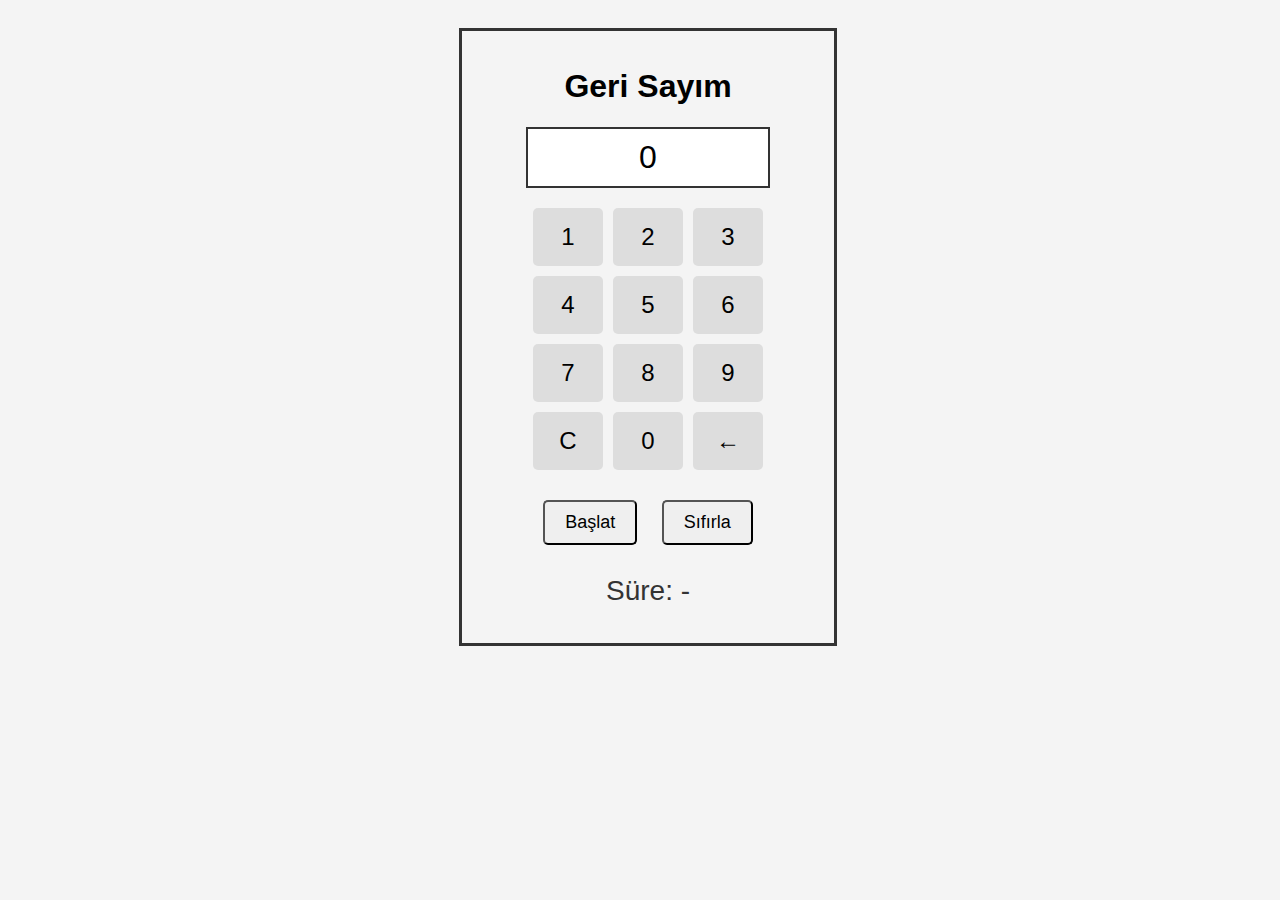
<file: W2-HW6/index.html>
<!DOCTYPE html>
<html lang="tr">
<head>
  <meta charset="UTF-8">
  <title>Geri Sayım</title>
  <link rel="stylesheet" href="style.css">
</head>
<body>
    <div class="wrapper">
        <h1>Geri Sayım</h1>

        <div id="inputDisplay">0</div>

        <div class="numpad">
            <button onclick="appendNumber(1)">1</button>
            <button onclick="appendNumber(2)">2</button>
            <button onclick="appendNumber(3)">3</button>
            <button onclick="appendNumber(4)">4</button>
            <button onclick="appendNumber(5)">5</button>
            <button onclick="appendNumber(6)">6</button>
            <button onclick="appendNumber(7)">7</button>
            <button onclick="appendNumber(8)">8</button>
            <button onclick="appendNumber(9)">9</button>
            <button onclick="clearInput()">C</button>
            <button onclick="appendNumber(0)">0</button>
            <button onclick="backspace()">←</button>
        </div>
            <div class="button-wrapper">
            <button class="action" onclick="startCountdown()">Başlat</button>
            <button class="action" onclick="resetCountdown()">Sıfırla</button>

            </div>
        <p id="countdownDisplay">Süre: -</p>
    </div>

  <script src="index.js"></script>
</body>
</html>
</file>
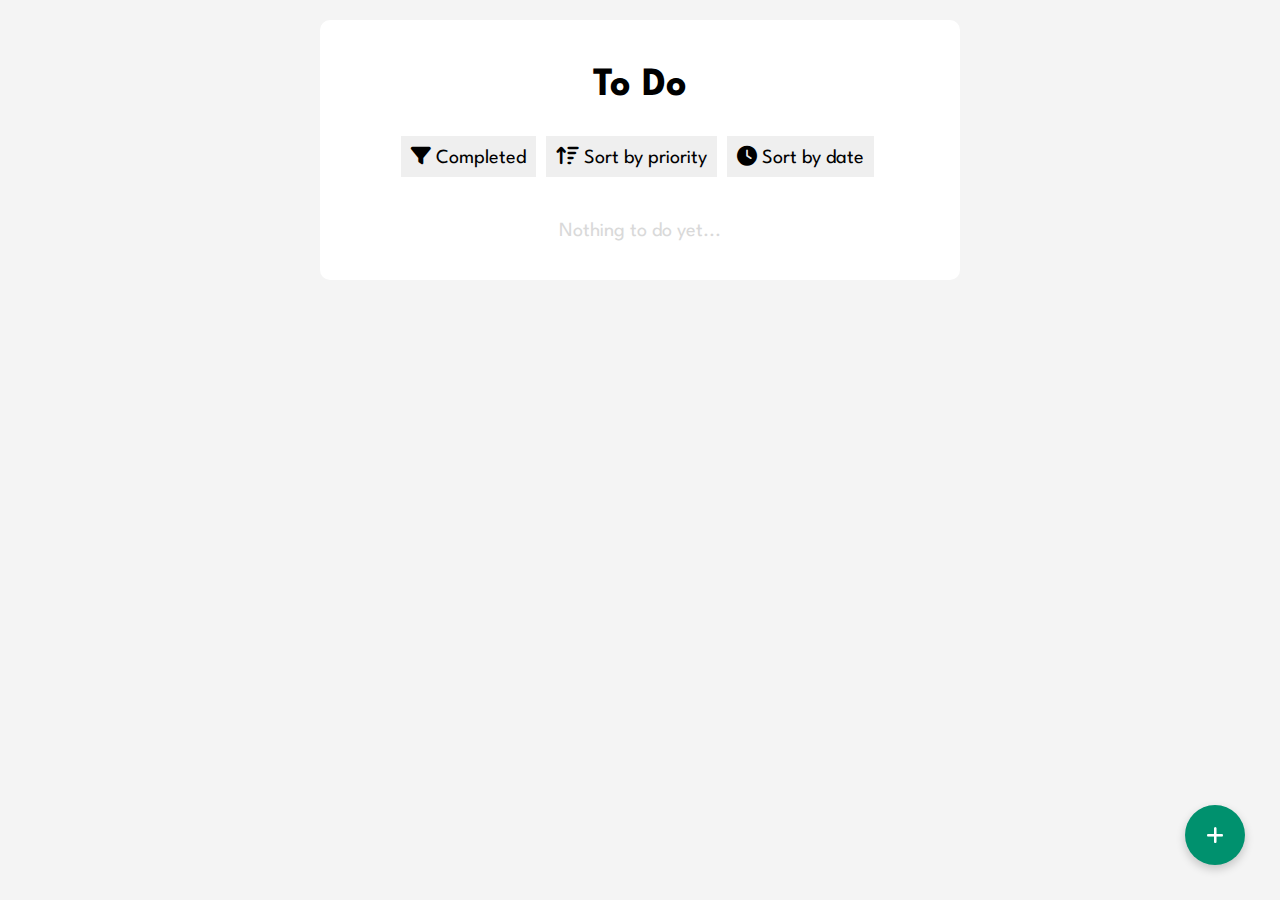
<file: W2Project/index.html>
<!DOCTYPE html>
<html lang="tr">
<head>
  <meta charset="UTF-8" />
  <meta name="viewport" content="width=device-width, initial-scale=1.0"/>
  <title>Scooby To Doo</title>
  <link rel="stylesheet" href="style.css" />
  <link href="https://fonts.googleapis.com/css2?family=League+Spartan:wght@400;600&display=swap" rel="stylesheet">
  <link
    rel="stylesheet"
    href="https://cdnjs.cloudflare.com/ajax/libs/font-awesome/6.5.0/css/all.min.css"/>
</head>
<body>
  <div class="container">
    <h1>To Do</h1>

    <div class="controls">
      <button id="filter-completed"><i class="fas fa-filter"></i> Completed</button>
      <button id="sort-priority"><i class="fas fa-sort-amount-up"></i> Sort by priority</button>
      <button id="sort-date"><i class="fas fa-clock"></i> Sort by date</button>
    </div>

    <ul id="task-list"></ul>
    <p id="empty-message">Nothing to do yet...</p>
  </div>

  <button id="add-task-btn"><i class="fas fa-plus"></i></button>

  <div id="modal" class="modal hidden">
    <div class="modal-content">
      <form id="task-form">
        <h2>New Task</h2>
        <input type="text" id="title" placeholder="Task title (required)" required />
        <textarea id="description" placeholder="Description (optional)"></textarea>

        <div class="priority">
          <label><input type="radio" name="priority" value="Low" /> Low</label>
          <label><input type="radio" name="priority" value="Mid" /> Mid</label>
          <label><input type="radio" name="priority" value="High" /> High</label>
        </div>
        <div class="button-wrapper">
            <button type="submit" id="adding">Add</button>
            <button type="button" id="close-modal">Cancel</button>
        </div>
        <p class="error" id="error-message"></p>
      </form>
    </div>
  </div>

  <script src="index.js"></script>
</body>
</html>
</file>
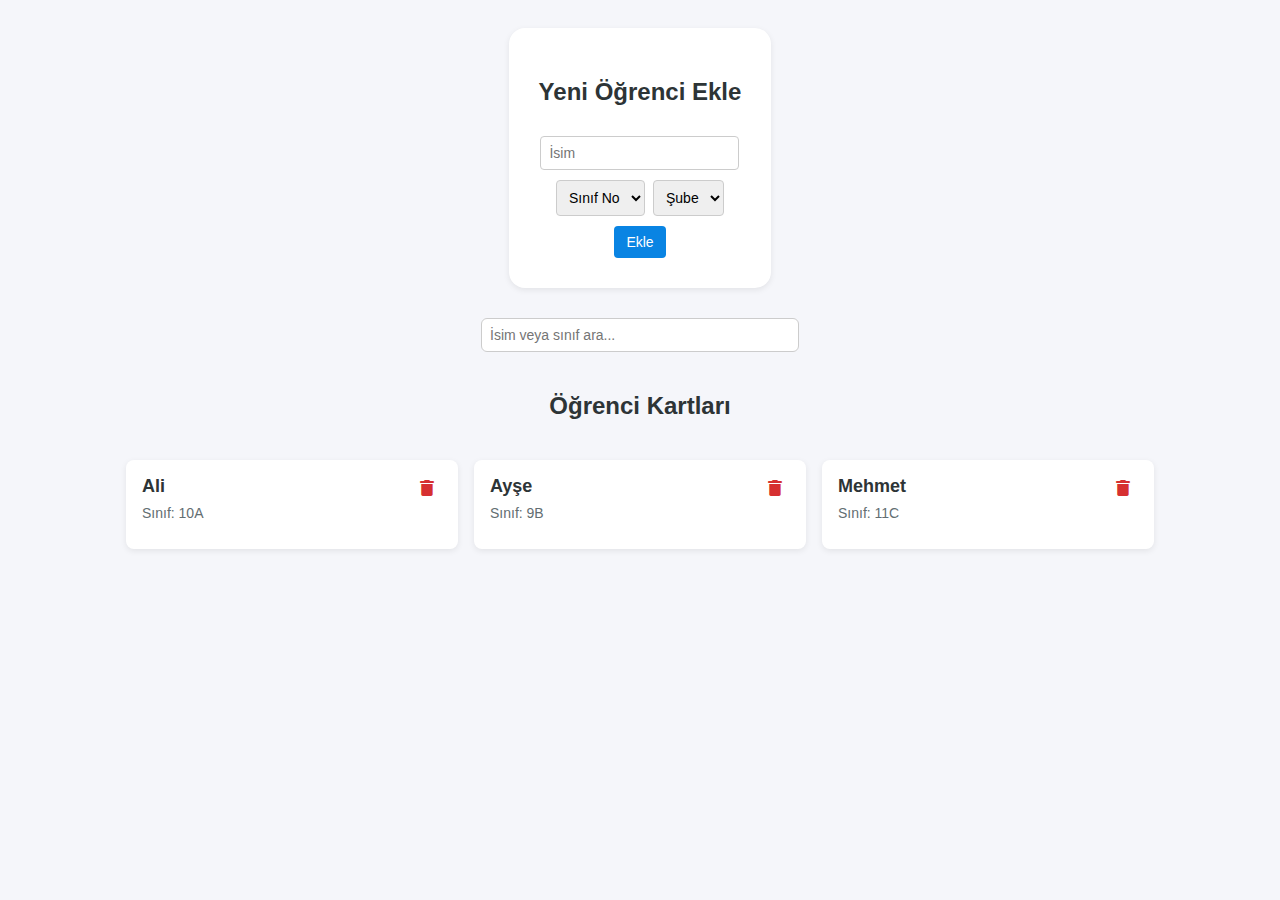
<file: W3-HW7/index.html>
<!DOCTYPE html>
<html lang="en">
<head>
  <meta charset="UTF-8">
  <title>Öğrenci Kartları</title>
  <script src="https://code.jquery.com/jquery-3.7.1.min.js"></script>
  <link rel="stylesheet" href="https://cdnjs.cloudflare.com/ajax/libs/font-awesome/6.7.2/css/all.min.css"/>
  <link rel="stylesheet" href="style.css">
</head>
<body>

  <div class="form-group">
    <h2>Yeni Öğrenci Ekle</h2>
    <input type="text" id="nameInput" placeholder="İsim">
    <div class="add-options">
        <select id="classNumber">
        <option value="">Sınıf No</option>
        <option>1</option><option>2</option><option>3</option><option>4</option>
        <option>5</option><option>6</option><option>7</option><option>8</option>
        <option>9</option><option>10</option><option>11</option><option>12</option>
        </select>

        <select id="classLetter">
        <option value="">Şube</option>
        <option>A</option><option>B</option><option>C</option><option>D</option>
        <option>E</option><option>F</option><option>G</option><option>H</option>
        <option>I</option><option>J</option><option>K</option><option>L</option>
        <option>M</option><option>N</option><option>O</option><option>P</option>
        <option>Q</option><option>R</option><option>S</option><option>T</option>
        <option>U</option><option>V</option><option>W</option><option>X</option>
        <option>Y</option><option>Z</option>
        </select>
    </div>

    <button id="addStudentBtn">Ekle</button>
  </div>

  <input type="text" id="searchInput" placeholder="İsim veya sınıf ara...">

  <h2>Öğrenci Kartları</h2>
  <div class="card-container" id="cardContainer">
  </div>
  <script src="index.js"></script>
</body>
</html>
</file>
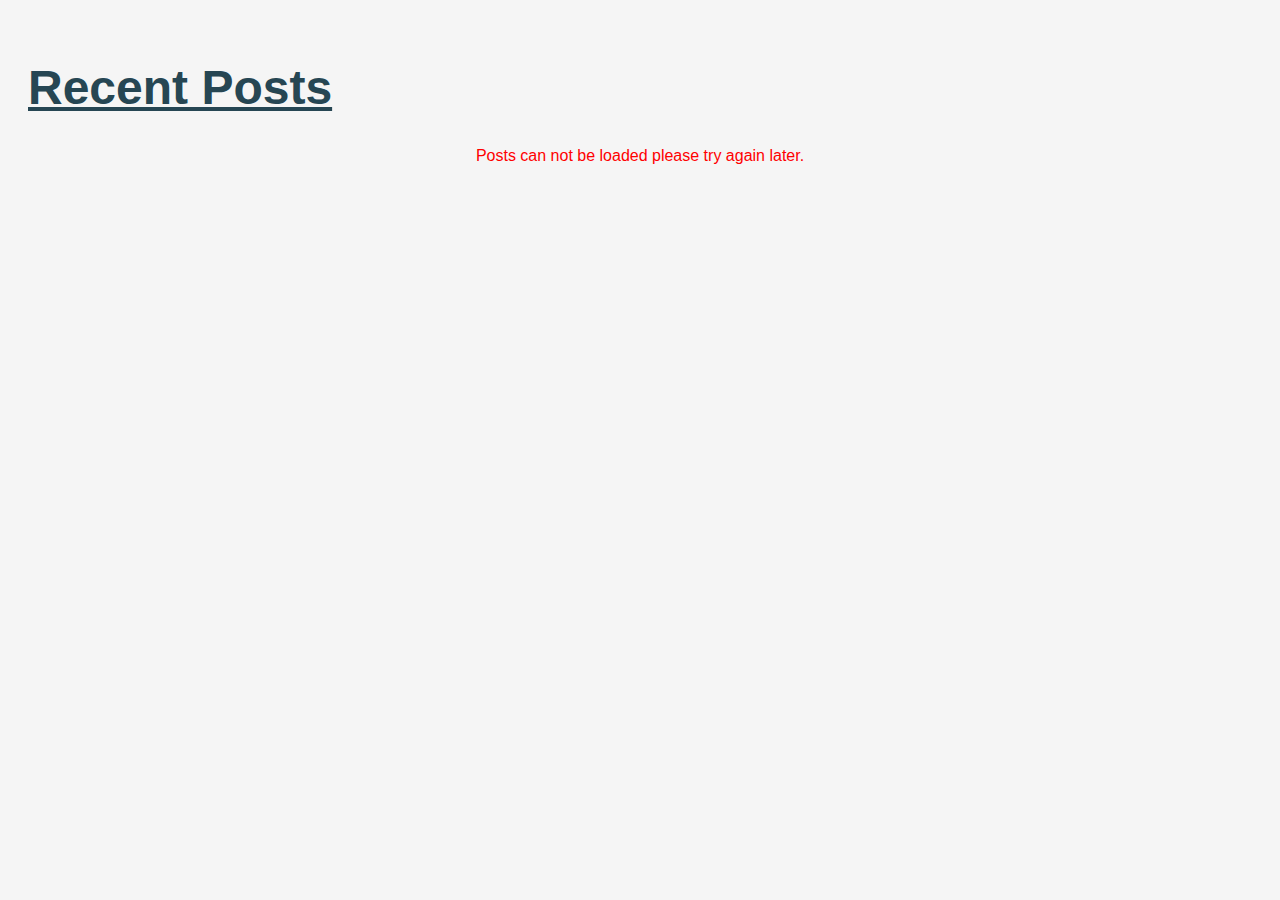
<file: W3-HW8/index.html>
<!DOCTYPE html>
<html lang="tr">
<head>
  <meta charset="UTF-8">
  <title>Posts</title>
  <script src="https://code.jquery.com/jquery-3.6.0.min.js"></script>
  <link rel="stylesheet" href="https://cdnjs.cloudflare.com/ajax/libs/font-awesome/6.5.0/css/all.min.css"/>
    <link rel="stylesheet" href="style.css">
</head>
<body>

  <h1>Recent Posts</h1>
  <div id="postContainer"></div>
  <div id="loading">Loading...</div>
  <div id="error"></div>
  <button id="goTop-btn"><i class="fa-solid fa-caret-up"></i></button>
  <script src="index.js"></script>
</body>
</html>
</file>
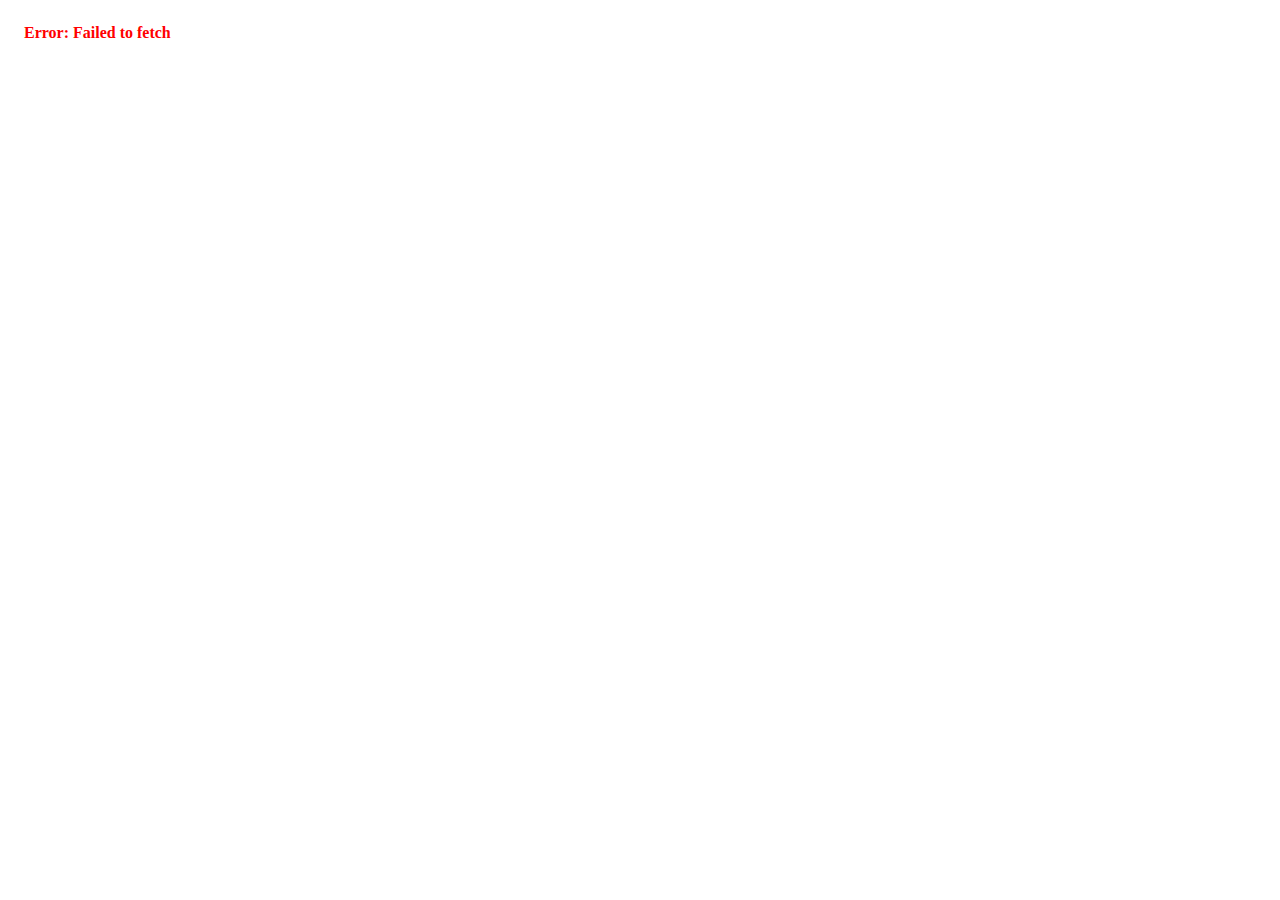
<file: W4-HW10/index.html>
<!DOCTYPE html>
<html lang="en">
<head>
  <meta charset="UTF-8" />
  <meta name="viewport" content="width=device-width, initial-scale=1.0">

  <title>Users</title>
</head>
<body>
  <div class="ins-api-users"></div>

  <script src="index.js"></script>
</body>
</html>
</file>
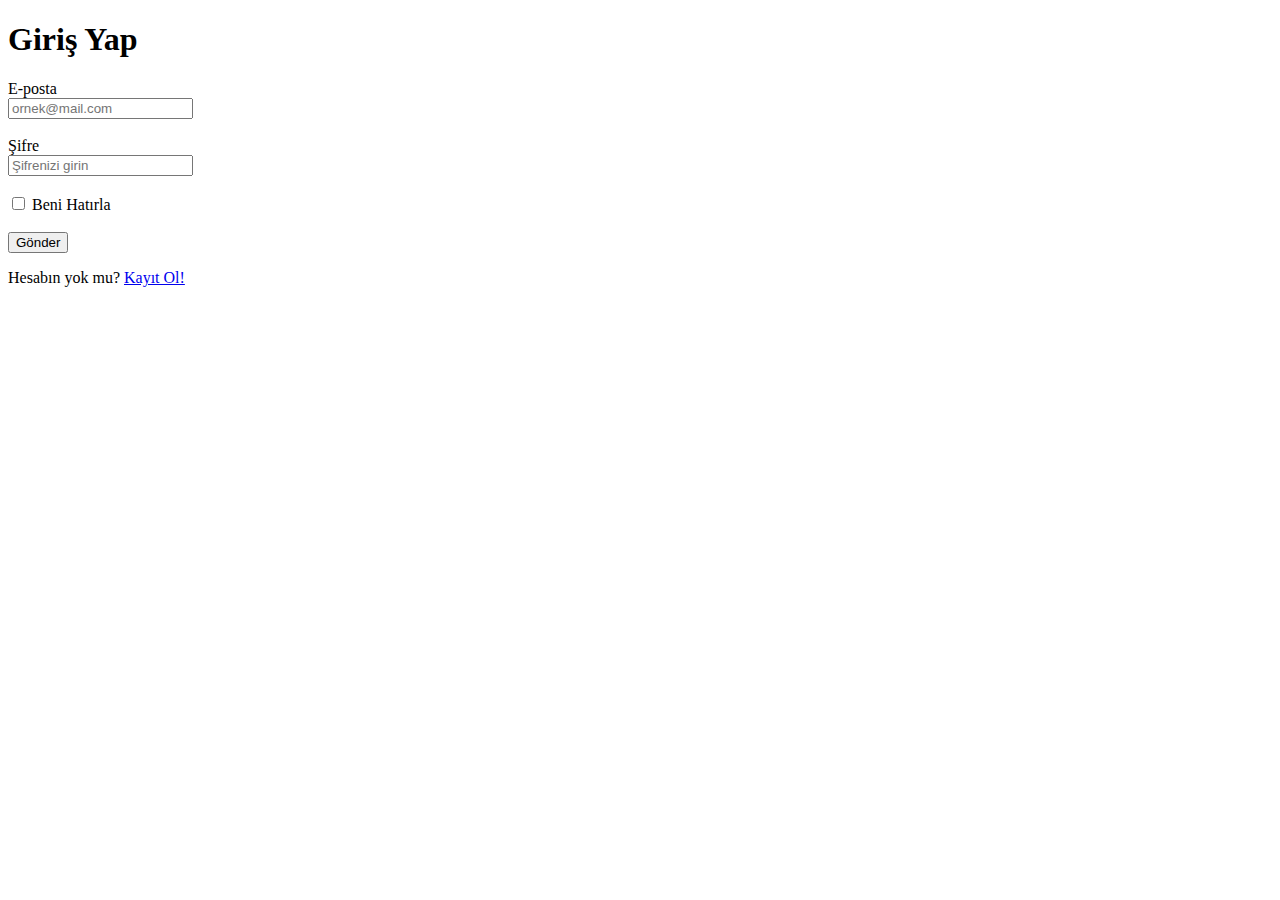
<file: HW1/login.html>
<!-- Bedirhan Efe Akkuş-->

<!DOCTYPE html>
<html lang="tr">
<head>
  <meta charset="UTF-8">
  <meta name="viewport" content="width=device-width, initial-scale=1.0">
  <title>Giriş Yap</title>
</head>
<body>
  <h1>Giriş Yap</h1>

  <form action="/signup.html">
    <!-- E-posta bölümü -->
    <div>
      <label for="email">E-posta</label><br>
      <input type="email" id="email" name="email" placeholder="ornek@mail.com" required>
    </div>
    <br>

    <!-- Şifre bölümü -->
    <div>
      <label for="password">Şifre</label><br>
      <input type="password" id="password" name="password" placeholder="Şifrenizi girin" required>
    </div>
    <br>

    <!-- Beni Hatırla bölümü -->
    <div>
      <input type="checkbox" id="benihatirla" name="benihatirla">
      <label for="benihatirla">Beni Hatırla</label>
    </div>
    <br>

    <!-- Gönder Butonu bölümü -->
    <button type="submit">Gönder</button>
  </form>

  <p>Hesabın yok mu? <a href="signup.html">Kayıt Ol!</a></p>
</body>
</html>
</file>
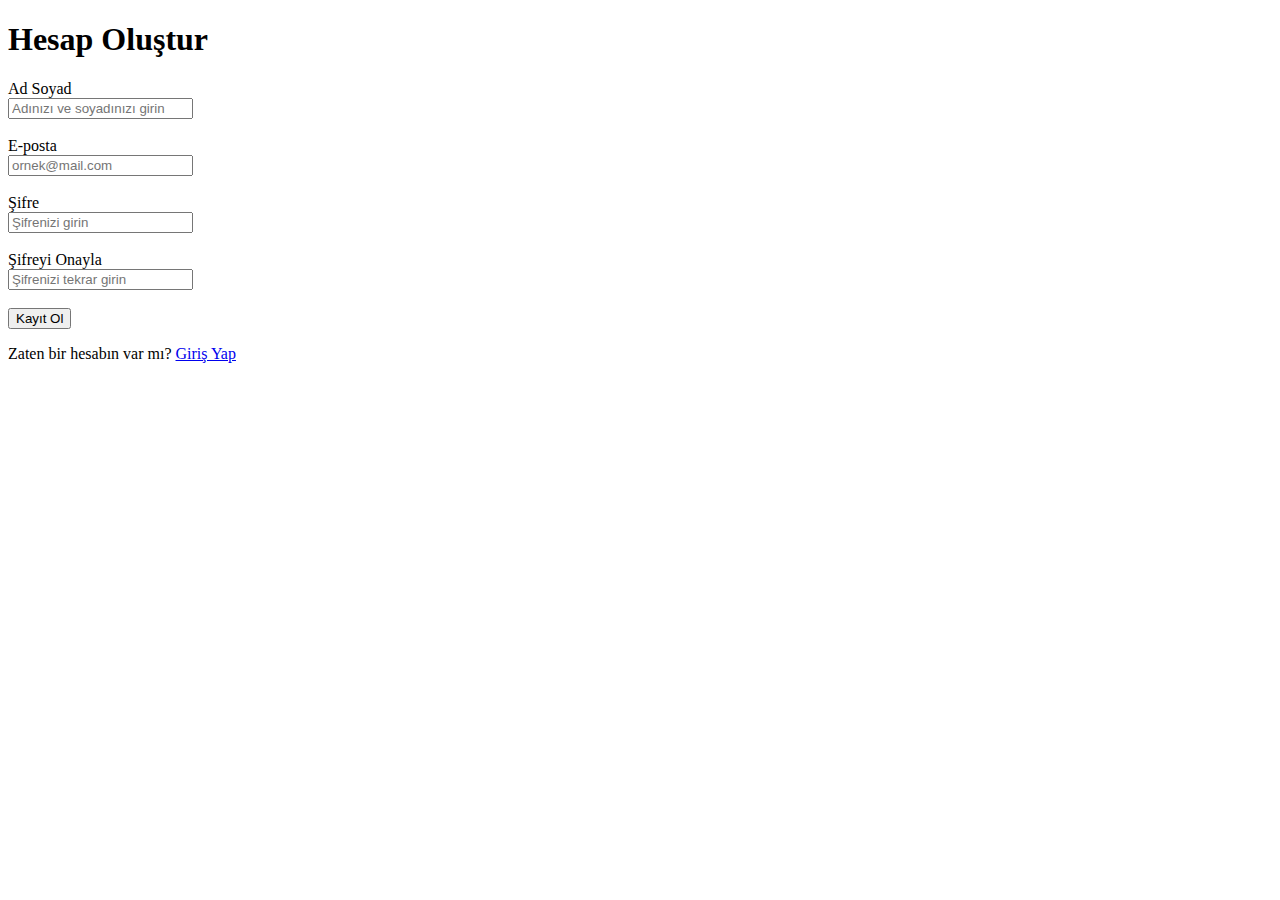
<file: HW1/signup.html>
<!-- Bedirhan Efe Akkuş-->

<!DOCTYPE html>
<html lang="tr">
<head>
  <meta charset="UTF-8">
  <meta name="viewport" content="width=device-width, initial-scale=1.0">
  <title>Kayıt Ol</title>
</head>
<body>
  <h1>Hesap Oluştur</h1>

  <form action="/login.html">
    <!-- Ad Soyad bölümü-->
    <div>
      <label for="fullname">Ad Soyad</label><br>
      <input type="text" id="fullname" name="fullname" placeholder="Adınızı ve soyadınızı girin" required>
    </div>
    <br>

    <!-- E-posta bölümü -->
    <div>
      <label for="email">E-posta</label><br>
      <input type="email" id="email" name="email" placeholder="ornek@mail.com" required>
    </div>
    <br>

    <!-- Şifre bölümü -->
    <div>
      <label for="password">Şifre</label><br>
      <input type="password" id="password" name="password" placeholder="Şifrenizi girin" required>
    </div>
    <br>

    <!-- Şifreyi Onayla bölümü -->
    <div>
      <label for="confirm-password">Şifreyi Onayla</label><br>
      <input type="password" id="confirm-password" name="confirm-password" placeholder="Şifrenizi tekrar girin" required>
    </div>
    <br>

    <!-- Gönder Butonu -->
    <button type="submit">Kayıt Ol</button>
  </form>

  <p>Zaten bir hesabın var mı? <a href="login.html">Giriş Yap</a></p>

</body>
</html>
</file>
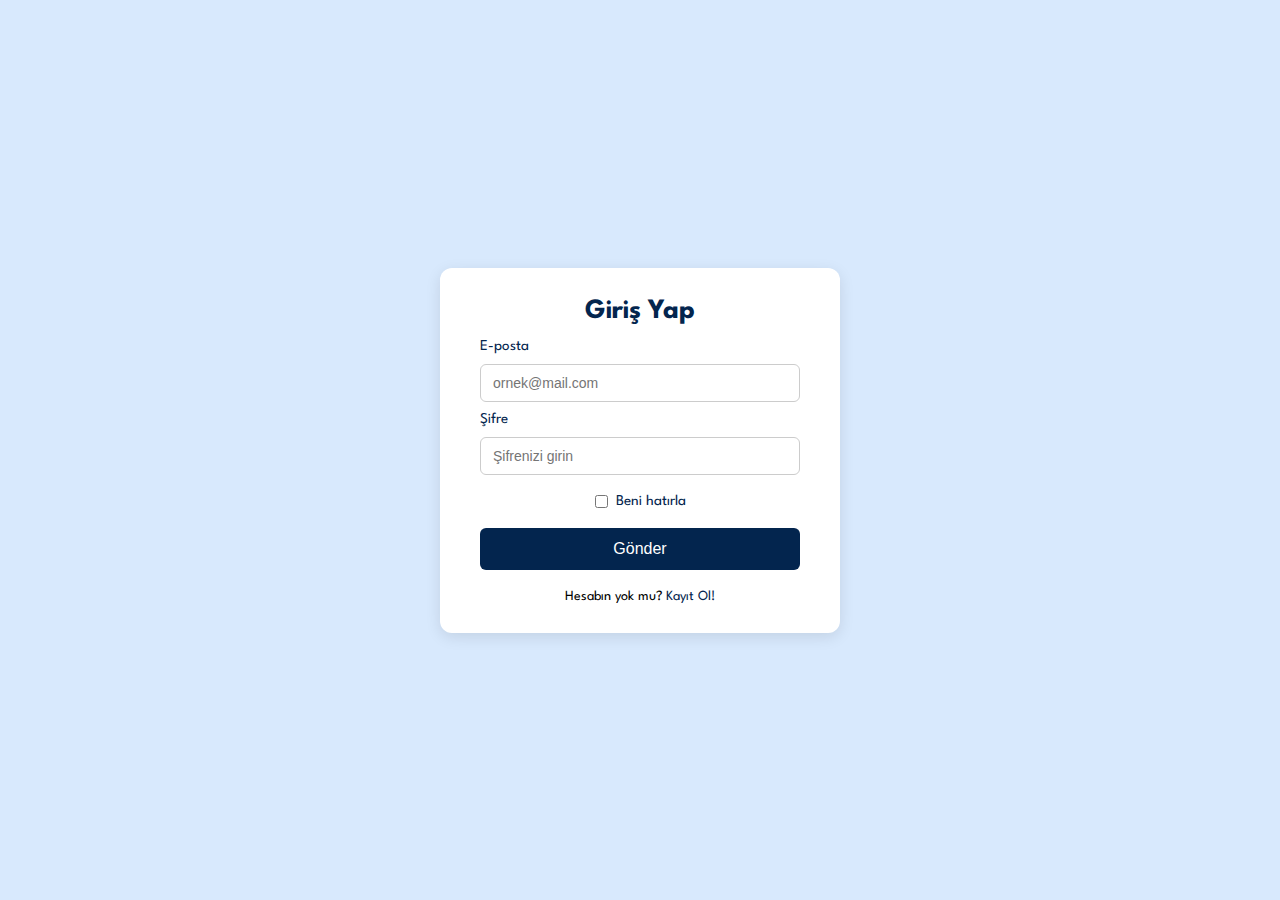
<file: HW2/login.html>
<!-- Bedirhan Efe Akkuş -->
<!DOCTYPE html>
<html lang="tr">
<head>
  <meta charset="UTF-8">
  <meta name="viewport" content="width=device-width, initial-scale=1.0">
  <title>Giriş Yap</title>
  <link rel="stylesheet" href="style.css">
  <link href="https://fonts.googleapis.com/css2?family=League+Spartan&display=swap" rel="stylesheet">
</head>
<body>

  <div class="form-container">
    <h1>Giriş Yap</h1>
    <form action="/signup.html">
      <div>
        <label for="email">E-posta</label><br>
        <input type="email" id="email" name="email" placeholder="ornek@mail.com" required>
      </div>

      <div>
        <label for="password">Şifre</label><br>
        <input type="password" id="password" name="password" placeholder="Şifrenizi girin" required>
      </div>

      <div class="checkbox-container">
        <input type="checkbox" id="benihatirla" />
        <label for="benihatirla">Beni hatırla</label>
      </div>

      <button type="submit">Gönder</button>
    </form>

    <p>Hesabın yok mu? <a href="signup.html">Kayıt Ol!</a></p>
  </div>

</body>
</html>
</file>
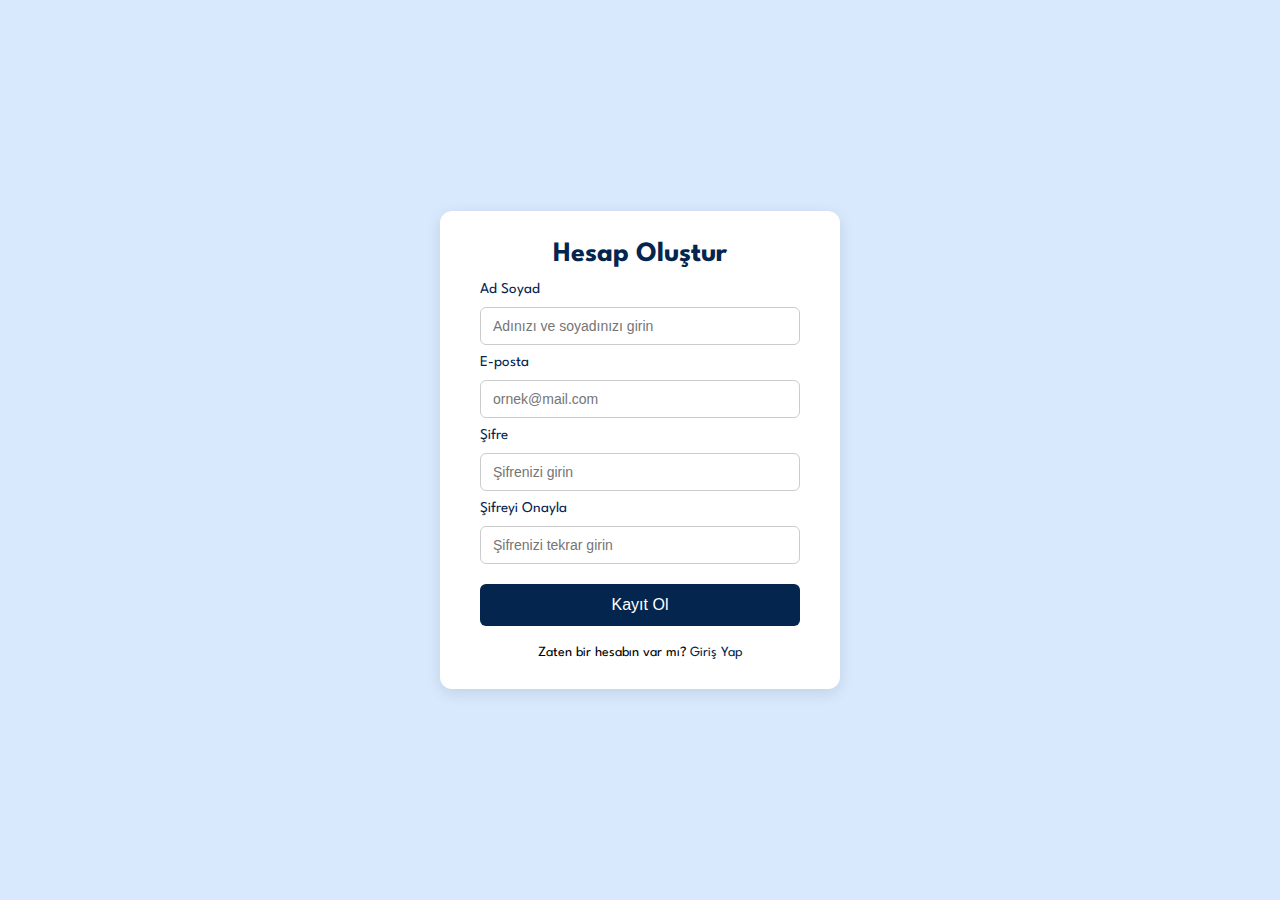
<file: HW2/signup.html>
<!-- Bedirhan Efe Akkuş -->
<!DOCTYPE html>
<html lang="tr">
<head>
  <meta charset="UTF-8" />
  <meta name="viewport" content="width=device-width, initial-scale=1.0" />
  <title>Kayıt Ol</title>
  <link rel="stylesheet" href="style.css" />
  <link href="https://fonts.googleapis.com/css2?family=League+Spartan&display=swap" rel="stylesheet">
</head>
<body>

  <div class="form-container">
    <h1>Hesap Oluştur</h1>

    <form action="/login.html">
      <div>
        <label for="fullname">Ad Soyad</label><br />
        <input type="text" id="fullname" name="fullname" placeholder="Adınızı ve soyadınızı girin" required />
      </div>

      <div>
        <label for="email">E-posta</label><br />
        <input type="email" id="email" name="email" placeholder="ornek@mail.com" required />
      </div>

      <div>
        <label for="password">Şifre</label><br />
        <input type="password" id="password" name="password" placeholder="Şifrenizi girin" required />
      </div>

      <div>
        <label for="confirm-password">Şifreyi Onayla</label><br />
        <input type="password" id="confirm-password" name="confirm-password" placeholder="Şifrenizi tekrar girin" required />
      </div>

      <button type="submit">Kayıt Ol</button>
    </form>

    <p>Zaten bir hesabın var mı? <a href="login.html">Giriş Yap</a></p>
  </div>

</body>
</html>
</file>
<file: W2-HW6/style.css>
body {
      font-family: Arial, sans-serif;
      text-align: center;
      display: flex;
      flex-direction: column;
      justify-content: center;
      align-items: center;
      padding-top: 20px;
      background-color: #f4f4f4;
      height: 100%;
      width: 100%;
    }

    #inputDisplay {
      font-size: 32px;
      padding: 10px 20px;
      width: 200px;
      text-align: center;
      margin-bottom: 20px;
      border: 2px solid #333;
      background-color: white;
    }

    .numpad {
      display: grid;
      grid-template-columns: repeat(3, 70px);
      gap: 10px;
      justify-content: center;
      margin-bottom: 20px;
    }

    .numpad button {
      font-size: 24px;
      padding: 15px;
      border: none;
      background-color: #ddd;
      cursor: pointer;
      border-radius: 5px;
      transition: 0.3s ease;
    }

    .numpad button:hover {
      background-color: black;
      color: white;
      transform: translateY(-5px);
      box-shadow: 0 8px 16px rgba(0, 0, 0, 0.2);

    }

    button.action {
      margin: 10px;
      padding: 10px 20px;
      font-size: 18px;
      border-radius: 5px;
      cursor: pointer;
      transition: 0.3s ease;
    }
    button.action:hover{
        transform: scale(1.1);
        background-color: black;
        color: white;
    }

    #countdownDisplay {
      font-size: 28px;
      margin-top: 20px;
      color: #333;
    }
    .wrapper{
        border: #333 solid;
        padding: 1rem 4rem 0.5rem 4rem;
    }
</file>
<file: W2Project/style.css>
*{
    font-size: 20px;
}
body {
  font-family: 'League Spartan', sans-serif;
  background-color: #f4f4f4;
  padding: 20px;
  margin: 0;
  height: 100%;
}

.container {
  max-width: 600px;
  margin: auto;
  background: white;
  padding: 20px;
  border-radius: 10px;
  position: relative;
}

h1,h2 {
  text-align: center;
  font-size: 2em;
}

form input, form textarea {
  width: 100%;
  padding: 10px;
  margin: 8px 0;
  font-family: inherit;
  resize: none;
}
form{
    display: flex;
    justify-content: center;
    align-items: center;
    flex-direction: column;
}

.priority {
  margin: 10px 0 30px;
  display: flex;
  justify-content: space-between;
  gap: 30px;
}

button {
  padding: 10px;
  margin: 5px 5px 5px 0;
  cursor: pointer;
  border: none;
  font-family: inherit;
}

.controls {
  text-align: center;
  margin-bottom: 15px;
}

#task-list {
  list-style: none;
  padding: 0;
}

.task {
  border: 1px solid #ccc;
  margin: 10px 0;
  padding: 15px;
  border-radius: 5px;
  position: relative;
  background-color: #fff;
  padding-right: 100px; 

}

.task.completed {
  background-color: #d4edda;
}

.task .actions {
  position: absolute;
  top: 0px;
  right: 10px;
  height: 100%;
  display: flex;
  justify-content: center;
  align-items: center;
}
.toggle, .delete{
    transition: 0.3s ease;
    background: none;
    color: #333;
}
.toggle:hover{
    background-color: #00916E;
    color: white;
}
.delete:hover{
    background-color: #B3001B;
    color: white;
}
#error-message {
  color: red;
}

/* Floating Button */
#add-task-btn {
  position: fixed;
  bottom: 30px;
  right: 30px;
  width: 60px;
  height: 60px;
  border-radius: 50%;
  background-color: #00916E;
  color: white;
  font-size: 24px;
  z-index: 999;
  display: flex;
  justify-content: center;
  align-items: center;
  box-shadow: 0 4px 10px rgba(0,0,0,0.2);
  transition: 0.3s ease;
}
#add-task-btn:hover{
    transform: scale(1.1);
}

/* Modal */
.modal.hidden {
  display: none;
}

.modal {
  position: fixed;
  top: 0;
  left: 0;
  width: 100%;
  height: 100%;
  background-color: rgba(0,0,0,0.5);
  display: flex;
  justify-content: center;
  align-items: center;
  z-index: 998;
}

.modal-content {
  background-color: white;
  padding: 20px;
  border-radius: 10px;
  width: 90%;
  max-width: 40%;
}

#empty-message {
  text-align: center;
  font-size: 20px;
  color: #D9D9D9;
  margin-top: 40px;
  display: none;
}
#adding{
    transition: 0.3s ease;
    padding: 10px;
    min-width: 5em;
}
#adding:hover{
    background-color: #00916E;
    color: #ffff;
}
#sort-priority,#sort-date,#filter-completed{
    transition: 0.3s ease;
}
#filter-completed:hover{
    background-color: #FF9B71;
    color: white;
}
#sort-priority:hover{
    background-color: #0197F6;
    color: white;
}
#sort-date:hover{
background-color: #FCDC4D;
color: white;
}

#close-modal{
    transition: 0.3s ease;
}
#close-modal:hover{
    background-color: #B3001B;
    color: white;
}
input[type="radio"] {
  transform: scale(2);
  cursor: pointer;
  width: fit-content;
  margin-right: 1em;
}
input[type="radio"][value="Low"] {
  accent-color: #00916E;
}


input[type="radio"][value="High"] {
  accent-color: #B3001B;
}


.task p {
  word-wrap: break-word;
  overflow-wrap: break-word;
  white-space: normal;
  margin: 4px 0;
}
@media (max-width: 790px) {
  .priority {
    display: flex;
    flex-direction: column;
    gap: 8px;
  }
  .button-wrapper{
    display: flex;
    flex-direction: column;
  }
}
</file>
<file: W3-HW7/style.css>
body {
      background: #f5f6fa;
      font-family: 'Segoe UI', Tahoma, Geneva, Verdana, sans-serif;
      color: #333;
      padding: 20px;
      display: flex;
      flex-direction: column;
      justify-content: center;
    }
    .add-options{
        display: flex;
        justify-content: center;
        gap: 0.5em;
    }

    h2 {
      color: #2d3436;
      text-align: center;
    }

    .form-group {
      margin-bottom: 10px;
      padding: 30px;
      background-color: #fff;
      display: flex;
      flex-direction: column;
      justify-content: center;
      align-items: center;
      gap: 10px;
      width: fit-content;
      align-self: center;
      border-radius: 1em;
      box-shadow: 0 2px 6px rgba(0,0,0,0.08);
    }

    input[type="text"], select {
      padding: 8px;
      font-size: 14px;
      border: 1px solid #ccc;
      border-radius: 4px;
    }

    #searchInput {
      width: 300px;
      padding: 8px;
      font-size: 14px;
      border-radius: 6px;
      border: 1px solid #ccc;
      align-self: center;
      margin: 20px auto;
      display: block;
    }

    button {
      padding: 8px 12px;
      font-size: 14px;
      color: #fff;
      background: #0984e3;
      border: none;
      border-radius: 4px;
      cursor: pointer;
    }

    button:hover {
      background: #74b9ff;
    }

    .card-container {
      display: flex;
      flex-wrap: wrap;
      gap: 16px;
      margin-top: 20px;
      justify-content: center;
    }

    .student-card {
      background: #fff;
      width: 300px;
      padding: 16px;
      border-radius: 8px;
      box-shadow: 0 2px 6px rgba(0,0,0,0.08);
      transition: 0.3s ease;
      position: relative;
      cursor: pointer;
      overflow: hidden;
    }

    .student-card.clicked {
      transform: translateY(-4px);
      box-shadow: 0 6px 12px rgba(0,0,0,0.12);
      background: #dfe6e9;
    }

    .student-card h3 {
      margin: 0 0 8px;
      font-size: 18px;
      color: #2d3436;
    }

    .student-card p {
      margin: 0 0 12px;
      font-size: 14px;
      color: #636e72;
    }

    .delete-btn {
      position: absolute;
      top: 12px;
      right: 12px;
      background: transparent;
      border: none;
      font-size: 16px;
      color: #d63031;
      cursor: pointer;
    }

    .delete-btn:hover {
      background-color: #d9d9d95d;
    }

    @media (max-width: 800px) {
      .student-card { width: calc(50% - 10px); flex-grow: 1; }
    }

    @media (max-width: 500px) {
      .student-card { width: 100%; flex-grow: 1; }
    }
</file>
<file: W3-HW8/style.css>
body {
      font-family: Arial, sans-serif;
      padding: 20px;
      background: #f5f5f5;
    }
    h1{
        color: #264653;
        text-decoration: underline;
        font-size: 3em;
    }

    #postContainer {
      display: grid;
      grid-template-columns: repeat(auto-fill, minmax(300px, 1fr));
      gap: 20px;
    }

    .card {
      background: white;
      border-radius: 10px;
      box-shadow: 0 4px 8px rgba(0,0,0,0.1);
      overflow: hidden;
      transition:  0.3s ease;
      position: relative;
      cursor: pointer;
    }

    .card img {
      width: 100%;
      height: auto;
    }

    .card-body {
      padding: 15px;
    }

    .card h3 {
      margin: 0 0 10px;
      font-size: 1.5em;
      color: #2a9d8f;
    }

    .card p {
      margin: 0;
      color: #264653;
    }

    #loading {
      display: none;
      text-align: center;
      margin: 20px auto auto auto;
      background-color: #2a9d8f;
      border-radius: 1em;
      color: white;
      width:fit-content;
      padding: 10px;
    }

    #error {
      color: red;
      text-align: center;
    }
    .read-more-btn {
        display: inline-block;
        margin-top: 10px;
        padding: 8px 12px 10px;
        background-color: #2a9d8f;
        color: white;
        border: none;
        border-radius: 5px;
        text-align: center;
        cursor: pointer;
        transition: 0.3s ease;
        font-size: 14px;
        z-index: 9999;
        position: absolute;
        bottom: -5%;
        left: 50%;
        transform: translate(-50%, -50%);
        width: 100%;
        }

    .read-more-btn:hover {
        background-color: #23867c;
    }
    #goTop-btn {
    position: fixed;
    bottom: 30px;
    right: 30px;
    width: 60px;
    height: 60px;
    border-radius: 50%;
    background-color: #00916E;
    color: white;
    font-size: 24px;
    z-index: 999;
    display: flex;
    justify-content: center;
    align-items: center;
    box-shadow: 0 4px 10px rgba(0,0,0,0.2);
    transition: 0.3s ease;
    cursor: pointer;
    border: none;
    display: none;
    }
    #goTop-btn:hover{
        transform: scale(1.1);
    }
</file>
<file: HW2/style.css>
* {
  box-sizing: border-box;
  margin: 0;
  padding: 0;
}

body {
  background-color: #D8E9FD; 
  font-family: 'League Spartan', sans-serif;
  display: flex;
  justify-content: center;
  align-items: center;
  height: 100vh;
}

.form-container {
  background-color: #ffffff;
  padding: 30px 40px;
  border-radius: 12px;
  box-shadow: 0 4px 15px rgba(0, 0, 0, 0.1);
  width: 100%;
  max-width: 400px;
  transition: 0.3s ease;
  &:hover{
    transform: scale(1.1);
  }
}

h1 {
  color: #03254E;
  text-align: center;
  margin-bottom: 25px;
  font-size: 28px;
}

label {
  position: relative;
  bottom: 10px;
  font-size: 15px;
  color: #03254E;
}

input{
  width: 100%;
  padding: 10px 12px;
  margin-bottom: 20px;
  border: 1px solid #ccc;
  border-radius: 6px;
  font-size: 14px;
  transition: 0.3s ease;
  &:hover{
    transform: scale(1.1);
  }
}

input:focus {
  border-color: #03254E;
  outline: none;
  transform: scale(1.1);
}

.checkbox-container {
  display: flex;
  align-items: center;
  justify-content: center;
}

#benihatirla {
  margin-right: 8px;
  width: fit-content;

}

/* Buton */
button {
  width: 100%;
  padding: 12px;
  background-color: #03254E;
  color: #ffffff;
  border: none;
  border-radius: 6px;
  font-size: 16px;
  cursor: pointer;
  transition:0.3s ease;
}

button:hover {
  background-color: #064c9b;
  transform: scale(1.1);
}

p {
  text-align: center;
  margin-top: 20px;
  font-size: 14px;
}

p a {
  color: #03254E;
  text-decoration: none;
}

p a:hover {
  text-decoration: underline;
}
</file>
